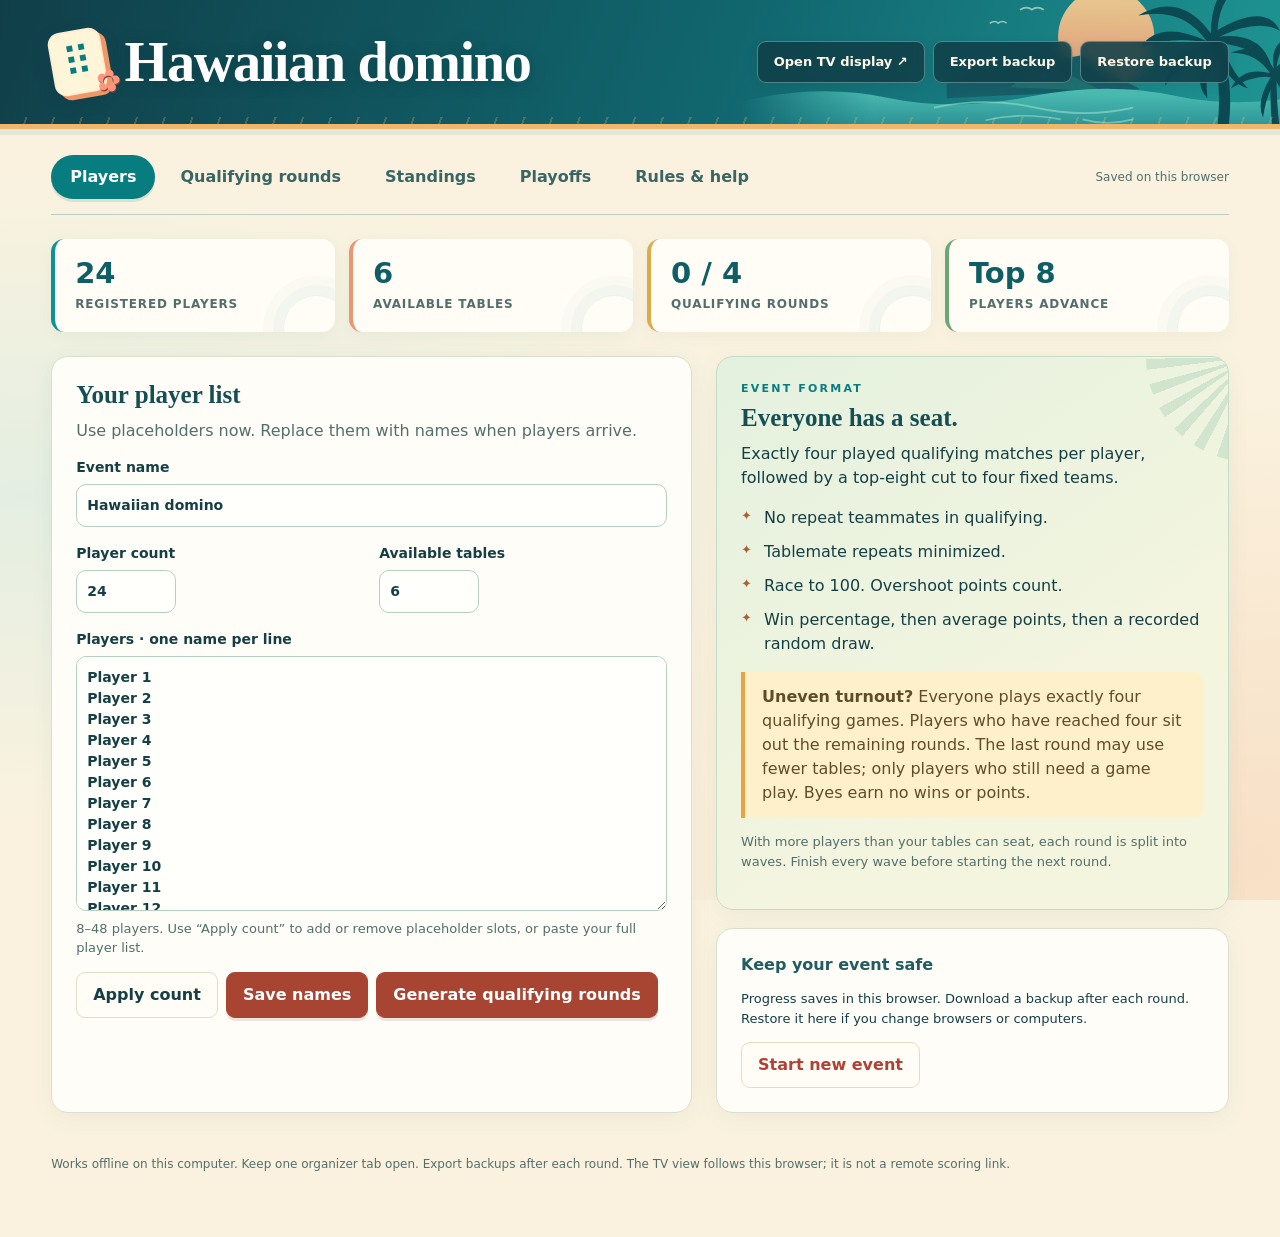
<file: index.html>
<!doctype html>
<html lang="en">
<head>
<meta charset="utf-8">
<meta name="viewport" content="width=device-width,initial-scale=1">
<title>Hawaiian domino</title>
<script>location.replace('Domino-Night.html'+location.search+location.hash);</script>
</head>
<body><p><a href="Domino-Night.html">Open Hawaiian domino</a></p></body>
</html>
</file>
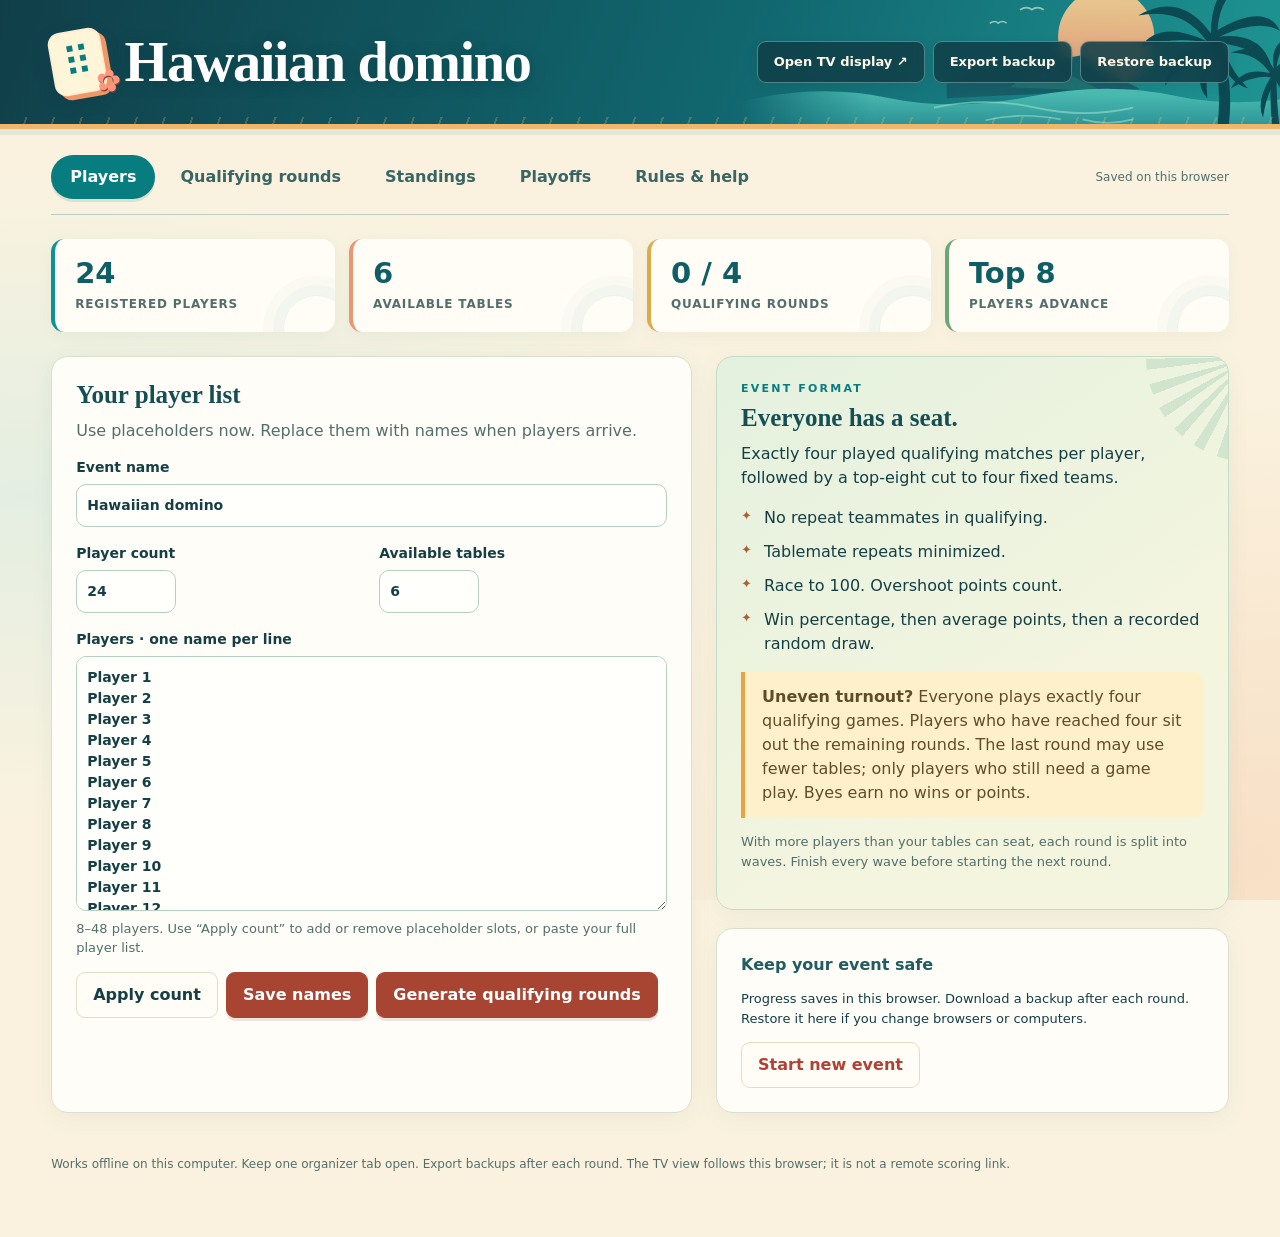
<file: Domino-Night.html>
<!doctype html>
<html lang="en"><head><meta charset="utf-8"><meta name="viewport" content="width=device-width,initial-scale=1"><title>Hawaiian domino · Tournament desk</title>
<style>
:root{--bg:#f5f3ec;--ink:#17352d;--muted:#65756d;--line:#d8dfd6;--card:#fffef9;--green:#216548;--gold:#e5bd64;--red:#a83e30}*{box-sizing:border-box}body{margin:0;background:var(--bg);color:var(--ink);font:16px/1.5 system-ui,Segoe UI,sans-serif}button,input,textarea,select{font:inherit}button{cursor:pointer;border:1px solid var(--line);border-radius:9px;padding:10px 16px;background:var(--card);color:var(--ink);font-weight:650}button:hover{border-color:var(--green);background:#eaf2e9}button:disabled{opacity:.45;cursor:not-allowed}button.primary{background:var(--green);color:white;border-color:var(--green)}button.danger{color:var(--red)}input,textarea,select{padding:10px;border:1px solid #a8b7ac;border-radius:7px;background:white;color:var(--ink)}input:focus,textarea:focus,button:focus-visible{outline:3px solid var(--gold);outline-offset:2px}input[type=number]{width:100px}label{display:block;font-size:14px;font-weight:650}label input,label textarea{display:block;margin-top:6px;width:100%}textarea{min-height:255px;resize:vertical}header{background:var(--ink);color:white;padding:24px 4vw;display:flex;align-items:center;justify-content:space-between;gap:20px}.brand{display:flex;align-items:center;gap:17px}.tile{font-size:38px;border:2px solid #e1e7db;border-radius:8px;line-height:1;padding:8px;transform:rotate(-9deg);color:var(--gold)}h1{font-family:Georgia,serif;font-size:30px;margin:0;line-height:1.15}.eyebrow{text-transform:uppercase;letter-spacing:.16em;font-size:11px;font-weight:700;color:#c2d4c6;margin:0 0 7px}header .sub{font-size:13px;color:#c2d4c6;margin:6px 0 0}.actions{display:flex;gap:8px;flex-wrap:wrap;align-items:center}header button{background:#ffffff12;color:white;border-color:#ffffff35;font-size:13px}.shell{max-width:1460px;margin:auto;padding:26px 4vw 50px}nav{display:flex;gap:6px;border-bottom:1px solid var(--line);padding-bottom:15px;margin-bottom:24px;flex-wrap:wrap}nav button{border:none;background:transparent}nav button.active{background:var(--ink);color:white}.status{font-size:12px;color:var(--muted);margin-left:auto;align-self:center}.stats{display:grid;grid-template-columns:repeat(4,1fr);gap:14px;margin-bottom:24px}.stat{border-top:3px solid var(--green);padding:14px 18px;background:var(--card);border-radius:0 0 9px 9px}.stat b{display:block;font-size:29px;line-height:1.2}.stat span{font-size:12px;color:var(--muted);text-transform:uppercase;letter-spacing:.07em}.layout{display:grid;grid-template-columns:1.25fr 1fr;gap:24px}.panel{background:var(--card);border:1px solid var(--line);padding:24px;border-radius:12px;margin-bottom:18px}h2{font:700 25px Georgia,serif;margin:0 0 10px}h3{font-size:16px;margin:0 0 12px}p{margin:8px 0 14px}.muted{color:var(--muted)}.small{font-size:13px}.notice{border-left:4px solid var(--gold);padding:13px 17px;background:#fbf2d9;border-radius:0 7px 7px 0;margin:14px 0}.fieldrow{display:flex;gap:15px;margin:16px 0}.fieldrow>*{flex:1}.grid{display:grid;grid-template-columns:repeat(3,minmax(0,1fr));gap:15px}.match{background:var(--card);border:1px solid var(--line);border-radius:12px;padding:19px}.match.done{border-top:3px solid var(--green)}.match-head{display:flex;justify-content:space-between;align-items:center;font-size:12px;text-transform:uppercase;letter-spacing:.05em;margin-bottom:16px;color:var(--muted)}.pill{border-radius:20px;padding:3px 8px;font-size:11px;background:#e9efdf;color:var(--green);font-weight:700}.team-row{display:grid;grid-template-columns:1fr 83px;gap:10px;align-items:center;margin:10px 0}.team-row input{width:83px;min-width:0;font-size:21px;text-align:center;font-weight:750}.team-row strong{font-size:16px}.match button{width:100%;margin-top:10px;padding:8px}.versus{color:var(--muted);font-size:11px;letter-spacing:.12em}.roundnav{display:flex;gap:8px;margin:0 0 18px}.roundnav button.active{background:var(--ink);color:white}.sectionbar{display:flex;gap:16px;align-items:center;justify-content:space-between;margin:22px 0 15px}.sectionbar h2{margin:0}.table-wrap{overflow:auto;border:1px solid var(--line);border-radius:10px;background:var(--card)}table{border-collapse:collapse;width:100%;font-variant-numeric:tabular-nums}th,td{padding:12px 14px;text-align:right;border-bottom:1px solid var(--line)}th{font-size:11px;text-transform:uppercase;letter-spacing:.05em;color:var(--muted);background:#eef1e8}th:nth-child(2),td:nth-child(2){text-align:left}td:nth-child(2){font-weight:650}tr.top td:first-child{color:var(--green);font-weight:800}tr.cut td{border-bottom:3px solid var(--gold)}.rank{display:inline-block;min-width:27px;text-align:center}ol,ul{padding-left:23px}.rules li{margin-bottom:10px}.foot{font-size:12px;color:var(--muted);margin-top:24px}.empty{padding:35px;text-align:center;border:1px dashed #a8b7ac;border-radius:12px}.bracket{display:grid;grid-template-columns:1fr 50px 1fr;align-items:center;gap:16px}.connector{font-size:30px;text-align:center;color:var(--green)}.champion{background:var(--ink);color:white;padding:24px;border-radius:10px;margin-top:16px}.champion .eyebrow{color:var(--gold)}#toast{position:fixed;bottom:25px;left:50%;transform:translateX(-50%);z-index:100;max-width:90vw;padding:13px 22px;background:var(--ink);color:white;border-radius:10px;box-shadow:0 5px 30px #0003}#toast:empty{display:none}dialog{border:1px solid var(--line);border-radius:15px;max-width:520px;padding:28px;background:var(--card);color:var(--ink)}dialog::backdrop{background:#10231dc9}.tv{background:#102d24;color:#f2f5e9}.tv header{background:#0a231c;padding:20px 3vw}.tv .shell{max-width:none;padding:20px 3vw}.tv .stats{margin-bottom:17px}.tv .stat,.tv .panel,.tv .match,.tv .table-wrap{background:#193c30;color:#f2f5e9;border-color:#3a5848}.tv .muted,.tv .stat span,.tv .match-head,.tv .foot{color:#b5c9b8}.tv th{background:#214333;color:#c8d9c7}.tv td{border-color:#365340;padding:9px 12px}.tv tr.top td:first-child{color:var(--gold)}.tv th{padding:9px 12px}.tv .tv-grid{display:grid;grid-template-columns:1.18fr 1fr;gap:25px}.tv .tv-board td{font-size:20px}.tv .tv-board th{font-size:11px}.tv .tv-board td:nth-child(2){font-size:21px}.tv .team-row{grid-template-columns:1fr 60px}.tv .tv-score{font-size:27px;text-align:right;color:var(--gold)}.tv .grid{grid-template-columns:repeat(2,minmax(0,1fr))}.tv .sectionbar h2{font-size:24px}.tv .match{padding:15px}.tv .match-head{margin-bottom:10px}.tv .pill{background:#34523a;color:#e5ebce}.tv .notice{background:#52451f;color:#fff0cc}.tv .roundnav button.active{background:var(--gold);color:var(--ink)}.tv-bye{margin:14px 0;font-size:14px;color:#c3d1bc}.tv .champion{border:1px solid var(--gold)}.print-only{display:none}
.tv nav{display:none}.tv .bracket{grid-template-columns:1fr 24px 1fr;gap:10px}@media(max-height:850px){.tv header{padding:12px 3vw}.tv h1{font-size:26px}.tv header .sub{display:none}.tv .shell{padding-top:10px}.tv .stat{padding:9px 14px}.tv .stat b{font-size:23px}.tv .stats{margin-bottom:8px}.tv .sectionbar{margin:10px 0}.tv .sectionbar h2{font-size:22px}.tv .tv-board td{padding:6px 10px;font-size:17px}.tv .tv-board td:nth-child(2){font-size:17px}.tv .team-row{margin:5px 0;grid-template-columns:1fr 44px}.tv .team-row strong{font-size:14px;line-height:1.3}.tv .match-head{font-size:10px;margin-bottom:7px}.tv .match{padding:12px}.tv .tv-score{font-size:22px}.tv .champion{padding:14px;margin-top:10px}.tv .champion h2{font-size:21px}.tv .champion p{margin-bottom:0}.tv .foot{margin-top:10px}}@media(max-width:1000px){.grid{grid-template-columns:repeat(2,minmax(0,1fr))}.layout{grid-template-columns:1fr}.tv .tv-grid{grid-template-columns:1fr}.tv .tv-board td{font-size:17px}}@media(max-width:600px){header{align-items:flex-start;flex-direction:column}h1{font-size:26px}.shell{padding:20px 16px}.grid,.stats{grid-template-columns:repeat(2,minmax(0,1fr))}.grid{grid-template-columns:1fr}.stat{padding:10px}.stat b{font-size:24px}.panel{padding:18px}.bracket{grid-template-columns:1fr}.connector{transform:rotate(90deg)}.fieldrow{flex-direction:column}.status{width:100%;margin:5px 0}th,td{padding:9px 7px;font-size:13px}}
@media print{@page{size:letter;margin:.5in}body{background:white;color:black;font-size:10pt}header{background:white;color:black;padding:0 0 12px;border-bottom:1px solid #aaa}header .actions,nav,.no-print,.roundnav,button,.stats,#toast,.status{display:none!important}.shell{padding:14px 0}.panel,.match,.table-wrap{border-color:#aaa;background:white;border-radius:0;padding:12px}.grid{grid-template-columns:repeat(2,1fr)}.match,.panel{break-inside:avoid}.round-print{break-before:page}.round-print:first-child{break-before:auto}.team-row input{border:0;font-size:15pt}h2{font-size:18pt}.eyebrow,header .sub{color:#333}.tile{display:none}.layout{display:block}.print-only{display:block}.foot{font-size:8pt}.notice{background:white;border-color:#999}.bracket{grid-template-columns:1fr 25px 1fr}.champion{color:black;background:white;border:1px solid #aaa}th{background:#eee}th,td{padding:7px}#main> .panel{margin:0}.rules li{margin-bottom:8px}}
/* Self-contained island palette and original vector scenery. */
:root{--bg:#faf2df;--ink:#153f45;--muted:#526f6d;--line:#dfdfc8;--card:#fffdf5;--green:#087d80;--gold:#ffc467;--red:#b24035}
body{background-color:var(--bg);background-image:radial-gradient(ellipse at 2% 55%,#cdebe580,transparent 45%),radial-gradient(ellipse at 98% 96%,#f4b88f50,transparent 40%);background-attachment:fixed}
header{position:relative;isolation:isolate;overflow:hidden;background:linear-gradient(112deg,#103f49 0%,#11676f 58%,#1e9593 100%);border-bottom:5px solid #f0b66c;box-shadow:0 6px 0 #087d8018;padding-top:30px;padding-bottom:30px}
header:after{content:"";position:absolute;bottom:0;left:0;right:0;height:7px;background:repeating-linear-gradient(110deg,transparent 0 24px,#ffcf8838 24px 26px);z-index:-1}
.island-art{position:absolute;width:540px;height:100%;right:0;top:0;z-index:-1;pointer-events:none;opacity:.9;mask-image:linear-gradient(to right,transparent,#000 25%)}
.brand{gap:20px}.brand h1{font-family:Georgia,serif;letter-spacing:-.025em;text-shadow:0 2px 15px #06323966;font-size:35px}.brand .eyebrow{color:#ffdc97;letter-spacing:.22em;font-size:10px}.brand .sub{color:#d5f2e7}
.tile{position:relative;color:#087d80;border-color:#ffecd1;background:#fff5d9;box-shadow:5px 5px 0 #ef9767,0 6px 18px #092c4330;font-size:40px;padding:10px;border-radius:12px;transform:rotate(-10deg)}
.tile:after{content:"✿";position:absolute;right:-15px;bottom:-9px;color:#ff977f;font-size:30px;text-shadow:1px 1px #873c38;transform:rotate(18deg)}
header button{background:#103f49df;border-color:#b4e4dd66;box-shadow:0 3px 12px #052b3a14;color:#fff7e8;backdrop-filter:blur(6px)}header button:hover{background:#fff0cf;color:#174e55;border-color:#fff0cf}
nav{border-bottom:1px solid #bdcfc1}nav button{border-radius:25px;padding:10px 19px;color:#3a6565}nav button.active{background:#087d80;box-shadow:0 3px 0 #07666a20}nav button:hover{background:#d9eee3}
button{transition:background .15s,border-color .15s,box-shadow .15s}button.primary{background:#a84532;border-color:#a84532;box-shadow:0 3px 0 #83342520}button.primary:hover{background:#883524;border-color:#883524}button:hover{background:#e4f3e9;border-color:#128488}button:focus-visible,input:focus,textarea:focus{outline-color:#f4ad50}
.panel,.match,.table-wrap{background:#fffdf7;border-color:#d9e1cd;box-shadow:0 5px 22px #376d6310;border-radius:17px}.panel h2,.sectionbar h2{color:#164e55}.panel h3{color:#205c60}
.stat{position:relative;overflow:hidden;border-top:0;border-left:4px solid #0f9295;border-radius:13px;background:#fffdf6;box-shadow:0 4px 16px #2967640d;padding:17px 20px}.stat:after{content:"";position:absolute;width:65px;height:65px;border:1px solid #157e7814;border-radius:50%;right:-15px;bottom:-30px;box-shadow:0 0 0 10px #157e7808,0 0 0 20px #157e7805}.stat:nth-child(2){border-left-color:#ec9670}.stat:nth-child(3){border-left-color:#dcac48}.stat:nth-child(4){border-left-color:#6ba677}.stat b{color:#105e65}.stat span{color:#526f6d;font-weight:650}
input,textarea,select{border-color:#b6cfc1;background:#fffffc;border-radius:10px}input:disabled{background:#f1f3e9}.notice{background:#fff0cc;border-left-color:#e8a345;color:#604d27;border-radius:0 12px 12px 0}.notice button{background:#fffaf0}
.layout aside .panel:first-child{position:relative;overflow:hidden;background:linear-gradient(145deg,#e4f1df 0%,#f4f5df 70%);border-color:#c5dcc8}.layout aside .panel:first-child:after{content:"";position:absolute;right:-23px;top:0;width:105px;height:105px;background:repeating-conic-gradient(from 25deg at 100% 0%,#3e967329 0deg 6deg,transparent 6deg 14deg);border-bottom-left-radius:100%;pointer-events:none}.layout aside .panel:first-child .eyebrow{letter-spacing:.2em}.layout aside .panel:first-child ul{list-style:none;padding:0}.layout aside .panel:first-child li{position:relative;padding-left:23px;margin:10px 0}.layout aside .panel:first-child li:before{content:"✦";position:absolute;left:0;color:#a96132;font-size:13px}
th{background:#e2efe3;color:#39615f}td{border-color:#e4e7d7}tbody tr:nth-child(even){background:#f5f7ec}tr.top .rank{background:#d6ece0;border-radius:50%;padding:2px 4px;color:#12696d}tr.cut td{border-bottom-color:#dc9862}.pill{background:#e2eed8;color:#396640}.match.done{border-top:3px solid #22a4a0}.roundnav button.active{background:#087d80}.team-row input{color:#135f66;background:#f5faf4}.versus{color:#8c755b}.champion{background:linear-gradient(120deg,#105762,#0d7778);border:1px solid #f3be72;box-shadow:0 4px 20px #176f6620}.champion h2{color:#fff4d9}.champion .muted{color:#d4f1e5}
dialog{background:#fff9eb;box-shadow:0 15px 70px #07373e66}dialog::backdrop{background:#09383fcc}#toast{background:#104e57;border:1px solid #8fc6bb}.empty{background:#e7f0df66;border-color:#8ebcb2}
.tv{--ink:#f3f7e8;--muted:#b9dbd4;--gold:#ffca7d;background:radial-gradient(ellipse at 85% 0%,#116f7240,transparent 55%),linear-gradient(145deg,#092b3e,#073e48 62%,#095251);color:#f6f8e8}
.tv header{background:linear-gradient(105deg,#092d42,#0c5864 65%,#177c81);border-bottom:3px solid #e9a96a;box-shadow:none}.tv .island-art{width:490px;opacity:.8}.tv .brand h1{color:#fff1cd}.tv .tile{font-size:34px;padding:8px}.tv .tile:after{font-size:25px;right:-12px;bottom:-7px}
.tv .stat,.tv .panel,.tv .match,.tv .table-wrap{background:#104958;color:#f6f5df;border-color:#38727a;box-shadow:0 6px 20px #031e2b19}.tv .stat{border-left-color:#49c4bd}.tv .stat:nth-child(2){border-left-color:#ffab80}.tv .stat:nth-child(3){border-left-color:#ffce76}.tv .stat:nth-child(4){border-left-color:#97c88b}.tv .stat b{color:#fff2d2}.tv .stat span,.tv .muted,.tv .match-head,.tv .foot,.tv-bye{color:#b9dbd4}.tv .sectionbar h2,.tv .panel h2,.tv .panel h3{color:#ffebc3}.tv .panel{background:linear-gradient(145deg,#155568,#104953)}
.tv th{background:#126275;color:#d5efe3}.tv td{border-color:#2b6570}.tv tbody tr:nth-child(even){background:#0d424f}.tv tr.top .rank{background:#f3bd6a;color:#123e49}.tv tr.cut td{border-bottom-color:#f4bd78}.tv .tv-score{color:#ffca7d}.tv .pill{background:#2a6965;color:#e1f5c9}.tv .versus{color:#a4cfcd}.tv .match.done{border-top-color:#42bdb7}.tv .champion{background:linear-gradient(110deg,#1d6973,#18505f);border-color:#efb967}.tv .champion h2{color:#fff0c9}.tv .connector{color:#6dd6c9}.tv .notice{background:#65512b;color:#fff1ca}.tv .empty{background:#104451;border-color:#619393}.tv .empty h2,.tv .empty h3{color:#ffe4b2}
@media(max-height:850px){.tv header{padding-top:11px;padding-bottom:11px}.tv .brand h1{font-size:26px}.tv .tile{font-size:28px;padding:7px}.tv .stat{padding:8px 14px}}
@media(max-width:600px){.brand h1{font-size:28px}.island-art{width:100%;opacity:.5}header{padding-top:23px;padding-bottom:23px}.brand .eyebrow{letter-spacing:.12em}.tile{font-size:30px;padding:8px}.stat{padding:12px}.tv .island-art{width:100%}}
@media(prefers-reduced-motion:reduce){button{transition:none}}
.brand{flex:1;min-width:0}.brand>div:last-child{min-width:0}.brand h1,.tv .brand h1{font-size:clamp(36px,4.4vw,64px);line-height:1.08;overflow-wrap:break-word}header>.actions{flex-shrink:0}
@media(max-width:600px){.brand h1,.tv .brand h1{font-size:36px}.brand{gap:16px}}
@media print{.brand h1,.tv .brand h1{font-size:28px}}
@media print{.island-art,header:after,.tile:after,.stat:after,.layout aside .panel:first-child:after{display:none!important}body,header,.panel,.match,.champion,.layout aside .panel:first-child{background:white!important;box-shadow:none!important;color:black!important}h1,h2,h3,.panel h2,.panel h3{color:black!important;text-shadow:none!important}.brand .eyebrow,.brand .sub{color:#333!important}.notice{background:white!important;color:black!important}tbody tr:nth-child(even){background:white!important}}

.roundnav{flex-wrap:wrap}

</style></head><body><header><svg class="island-art" viewBox="0 0 640 220" preserveAspectRatio="xMaxYMid slice" aria-hidden="true" xmlns="http://www.w3.org/2000/svg">
 <defs>
  <linearGradient id="sunset" x2="0" y2="1"><stop stop-color="#ffd592"/><stop offset="1" stop-color="#f39775"/></linearGradient>
  <linearGradient id="lagoon" x2="0" y2="1"><stop stop-color="#54c7ba"/><stop offset="1" stop-color="#126d7d"/></linearGradient>
 </defs>
 <circle cx="434" cy="80" r="57" fill="url(#sunset)"/>
 <path d="M245 136 282 116 312 122 342 108 365 91 389 105 405 102 444 127 474 142 245 153Z" fill="#175b66"/>
 <path d="M320 140 356 113 367 97 374 126 396 128 429 144Z" fill="#216f70"/>
 <path d="M0 157Q92 135 173 152T344 151T515 150T690 146V220H0Z" fill="url(#lagoon)"/>
 <g fill="none" stroke="#b0f1d8" stroke-width="2" opacity=".55"><path d="M230 164q61-13 120 0t116 0"/><path d="M291 179q42-10 89-1m26 0q29 8 60 0"/><path d="M177 197q55-12 121-2m30 0q48 10 96-1"/></g>
 <path d="M475 220q63-43 165-34v34Z" fill="#d9b678"/>
 <g fill="#0a424d">
  <path d="M562 211q14-70-6-135l8-3q27 64 11 138Z"/>
  <path d="M560 79q-37-54-88-24 52-11 81 30-56-26-79 8 44-15 79-5-50 13-49 50 20-29 53-43-22 39-3 58-4-38 10-61 13 44 38 49-24-25-30-53 38 5 58 28-11-42-62-36 46-22 72-7-17-34-74-1 2-37 29-55-37 1-37 62Z"/>
  <path d="M635 214q-10-56-4-96l5-2q-1 56 8 98Z"/>
  <path d="M633 119q-18-35-51-20 30 0 46 24-33-8-46 18 27-16 47-13-18 29-9 48 3-26 15-44 14 27 34 28-18-14-24-33 31 4 44 16-12-28-49-23 24-19 43-13-22-17-47 9 2-23 20-38-30 9-23 41Z"/>
 </g>
 <g fill="none" stroke="#e2f2d4" stroke-width="2" opacity=".7"><path d="M332 48q8-5 14 0 6-5 14 0"/><path d="M296 64q6-4 10 0 5-4 10 0"/></g>
</svg>
<div class="brand"><div class="tile" aria-hidden="true">⠿</div><div><h1 id="eventTitle">Hawaiian domino</h1></div></div><div class="actions" id="headerActions"></div></header><div class="shell"><nav id="nav"></nav><main id="main"></main><p class="foot" id="footer"></p></div><div id="toast" role="status" aria-live="polite"></div><dialog id="confirmDialog"><h2 id="dialogTitle"></h2><p id="dialogBody"></p><div class="actions"><button id="dialogCancel">Cancel</button><button id="dialogOK" class="primary">Continue</button></div></dialog>
<script>/* Tournament calculations shared by the standalone app and its checks. */
(function(root){
'use strict';
const randomInt = n => { const a=new Uint32Array(1); const limit=4294967296-(4294967296%n); do{crypto.getRandomValues(a);}while(a[0]>=limit); return a[0]%n; };
function shuffle(a){ a=a.slice(); for(let i=a.length-1;i>0;i--){const j=randomInt(i+1);[a[i],a[j]]=[a[j],a[i]];}return a; }
const key=(a,b)=>a<b?`${a}:${b}`:`${b}:${a}`;
const MIN_MATCHES=4;
function requiredRounds(n){return Math.ceil(MIN_MATCHES*n/(4*Math.floor(n/4)));}
function scheduledCounts(s){const counts=Array(s.players.length).fill(0);for(const r of s.rounds)for(const m of r.matches)for(const i of m.teams.flat())counts[i]++;return counts;}
function needsExtension(s){return s.rounds.length>0&&scheduledCounts(s).some(n=>n!==MIN_MATCHES);}
// Havel-Hakimi assigns the largest remaining player needs to each round.
// Check bipartite degree feasibility before choosing participants.
function roundSizes(need,n){
 const total=need.reduce((a,b)=>a+b,0),matches=total/4,capacity=Math.floor(n/4);
 if(!total)return [];
 if(total%4||Math.max(...need)>matches)throw Error('The recorded results cannot be completed to exactly four games each. Export a backup and start a new event; no results have been changed.');
 const feasible=sizes=>{const degrees=need.slice().sort((a,b)=>b-a);let sum=0;return degrees.every((d,i)=>{sum+=d;return sum<=sizes.reduce((v,c)=>v+Math.min(i+1,c),0);});};
 const packed=Array(Math.floor(matches/capacity)).fill(capacity*4);if(matches%capacity)packed.push(matches%capacity*4);
 if(feasible(packed))return packed;
 for(let r=Math.max(Math.max(...need),Math.ceil(matches/capacity));r<=matches;r++){
   const sizes=Array.from({length:r},(_,i)=>4*(Math.floor(matches/r)+(i<matches%r?1:0)));
   if(feasible(sizes))return sizes;
 }
 throw Error('Unable to arrange the remaining games. No results have been changed.');
}
function schedule(n,tables=6,existing=[]){
 let lastError;
 for(let attempt=0;attempt<60;attempt++){
   try{return scheduleAttempt(n,tables,existing);}catch(e){if(!e.retryRotation)throw e;lastError=e;}
 }
 throw lastError;
}
function scheduleAttempt(n,tables=6,existing=[]){
 if(!Number.isInteger(n)||n<8||n>48)throw Error('Use 8 to 48 players.');
 if(!Number.isInteger(tables)||tables<1||tables>12)throw Error('Use 1 to 12 tables.');
 const rounds=JSON.parse(JSON.stringify(existing)), met={}, partnered={}, played=Array(n).fill(0);
 for(const round of rounds){for(const m of round.matches){const g=m.teams.flat();g.forEach(i=>played[i]++);for(let j=0;j<4;j++)for(let k=j+1;k<4;k++)met[key(g[j],g[k])]=(met[key(g[j],g[k])]||0)+1;for(const team of m.teams)partnered[key(...team)]=1;}}
 function bestPair(g){
   const patterns=[[g[0],g[1],g[2],g[3]],[g[0],g[2],g[1],g[3]],[g[0],g[3],g[1],g[2]]];
   return patterns.map(p=>({p,c:(partnered[key(p[0],p[1])]||0)+(partnered[key(p[2],p[3])]||0)})).sort((a,b)=>a.c-b.c)[0];
 }
 function cost(a){let c=0; for(let i=0;i<a.length;i+=4){const g=a.slice(i,i+4);c+=bestPair(g).c*10000;for(let j=0;j<4;j++)for(let k=j+1;k<4;k++)c+=(met[key(g[j],g[k])]||0)**2;}return c;}
 const need=played.map(v=>MIN_MATCHES-v);
 if(need.some(v=>v<0))throw Error('Some players already have more than four recorded games. Their results are kept. Export a backup and start a new event to use equal four-game qualifying.');
 const sizes=roundSizes(need,n);
 for(const size of sizes){
   const pool=shuffle(Array.from({length:n},(_,i)=>i)).sort((a,b)=>need[b]-need[a]);
   const active=pool.slice(0,size),byes=pool.slice(size);
   if(active.some(i=>need[i]<=0))throw Error('Unable to assign equal games. No results have been changed.');
   active.forEach(i=>need[i]--);
   let best=shuffle(active), bestCost=cost(best), a=best.slice(), c=bestCost;
   for(let step=0;step<7000 && bestCost>0 && best.length>4;step++){
     const i=randomInt(a.length),j=randomInt(a.length);[a[i],a[j]]=[a[j],a[i]];
     const next=cost(a),temp=Math.max(.08,2*(1-step/7000));
     if(next<=c || Math.random()<Math.exp((c-next)/temp)){c=next;if(c<bestCost){best=a.slice();bestCost=c;}}
     else [a[i],a[j]]=[a[j],a[i]];
   }
   if(bestCost>=10000){const error=Error('Could not find a rotation without repeat partners. Please try again. Your saved event is unchanged.');error.retryRotation=true;throw error;}
   const matches=[];
   for(let i=0;i<best.length;i+=4){const g=bestPair(best.slice(i,i+4)).p;
     for(let j=0;j<4;j++)for(let k=j+1;k<4;k++)met[key(g[j],g[k])]=(met[key(g[j],g[k])]||0)+1;
     for(const [a,b] of [[g[0],g[1]],[g[2],g[3]]])partnered[key(a,b)]=1;
     const m=i/4;matches.push({teams:[g.slice(0,2),g.slice(2)],score:null,table:m%tables+1,wave:Math.floor(m/tables)+1});
   }
   rounds.push({byes,matches});
 }
 return rounds;
}
// Keep scored matches in their original round/table slots; rebuild only unplayed games.
function rebalance(state){
 const n=state.players.length;
 const kept=state.rounds.map(r=>{const matches=r.matches.filter(m=>m.score),active=new Set(matches.flatMap(m=>m.teams.flat()));return {matches,byes:Array.from({length:n},(_,i)=>i).filter(i=>!active.has(i))};}).filter(r=>r.matches.length);
 return schedule(n,state.tables,kept);
}
function validScore(a,b){return Number.isSafeInteger(a)&&Number.isSafeInteger(b)&&a>=0&&b>=0&&Math.max(a,b)>=100&&Math.min(a,b)<100&&Math.max(a,b)<=1000000;}
function compare(a,b){return b.wins*a.played-a.wins*b.played || b.points*a.played-a.points*b.played;}
function standings(state){
 const rows=state.players.map((name,id)=>({id,name,wins:0,points:0,played:0,byes:0}));
 for(const round of state.rounds){round.byes.forEach(i=>rows[i].byes++);for(const m of round.matches){if(!m.score)continue;m.teams.forEach((team,t)=>team.forEach(i=>{rows[i].played++;rows[i].points+=m.score[t];if(m.score[t]>m.score[1-t])rows[i].wins++;}));}}
 const order=state.playoffs?.seeds||[];
 return rows.sort((a,b)=>{
   if(!a.played||!b.played)return b.played-a.played||a.id-b.id;
   return compare(a,b)||(order.length?order.indexOf(a.id)-order.indexOf(b.id):a.id-b.id);
 });
}
const complete=s=>s.rounds.length>0&&s.rounds.every(r=>r.matches.every(m=>m.score))&&standings(s).every(p=>p.played===MIN_MATCHES);
function createPlayoffs(state){
 if(!complete(state))throw Error('Finish all qualifying matches; every player must play exactly four before playoffs.');
 const rows=standings({...state,playoffs:null}),seeds=[],draws=[];
 for(let i=0;i<rows.length;){let j=i+1;while(j<rows.length&&compare(rows[i],rows[j])===0)j++;
   const group=rows.slice(i,j).map(p=>p.id),order=group.length>1?shuffle(group):group;
   if(group.length>1)draws.push({firstRank:i+1,order});seeds.push(...order);i=j;
 }
 const pair=(a,b)=>[seeds[a-1],seeds[b-1]];
 return {seeds,draws,created:new Date().toISOString(),semis:[{teams:[pair(1,8),pair(4,5)],score:null},{teams:[pair(2,7),pair(3,6)],score:null}],final:null};
}
function syncFinal(p){if(p.semis.every(m=>m.score))p.final={teams:p.semis.map(m=>m.teams[m.score[0]>m.score[1]?0:1]),score:null};else p.final=null;}
function validate(s){
 if(!s||![1,2,3].includes(s.version)||!Array.isArray(s.players)||s.players.length<8||s.players.length>48||s.players.some(n=>typeof n!=='string'||!n.trim()||n.length>70)||new Set(s.players.map(n=>n.trim().toLowerCase())).size!==s.players.length)throw Error('Invalid player list in backup.');
 if(typeof s.title!=='string'||s.title.length>100||!Number.isInteger(s.tables)||s.tables<1||s.tables>12||!Array.isArray(s.rounds)||(s.version<3?![0,s.version===1?3:requiredRounds(s.players.length)].includes(s.rounds.length):s.rounds.length>s.players.length))throw Error('Invalid event settings.');
 const n=s.players.length,partner=new Set(),byeCount=Array(n).fill(0);
 function match(m){if(!m||!Array.isArray(m.teams)||m.teams.length!==2||m.teams.some(t=>!Array.isArray(t)||t.length!==2)||new Set(m.teams.flat()).size!==4||m.teams.flat().some(i=>!Number.isInteger(i)||i<0||i>=n)||!(m.score===null||(Array.isArray(m.score)&&m.score.length===2&&validScore(...m.score))))throw Error('Invalid match in backup.');}
 for(const r of s.rounds){if(!Array.isArray(r.byes)||!Array.isArray(r.matches)||(s.version<3&&(r.byes.length!==n%4||r.matches.length!==Math.floor(n/4)))||r.matches.length<1||r.matches.length>Math.floor(n/4))throw Error('Invalid round in backup.');const seen=r.byes.slice();
   r.byes.forEach(i=>{if(!Number.isInteger(i)||i<0||i>=n)throw Error('Invalid bye.');byeCount[i]++;});
   for(const m of r.matches){match(m);if(!Number.isInteger(m.table)||m.table<1||m.table>s.tables||!Number.isInteger(m.wave)||m.wave<1)throw Error('Invalid table.');seen.push(...m.teams.flat());for(const t of m.teams){const k=key(...t);if(partner.has(k))throw Error('Repeated partner in backup.');partner.add(k);}}
   if(seen.length!==n||new Set(seen).size!==n)throw Error('Players missing or duplicated in a round.');
 }
 if(s.version<3&&Math.max(...byeCount)-Math.min(...byeCount)>1)throw Error('Unbalanced byes.');
 if(s.version===2&&s.rounds.length&&scheduledCounts(s).some(v=>v<MIN_MATCHES))throw Error('The schedule does not give every player four matches.');
 if(s.version===3&&needsExtension(s))throw Error('The schedule must give every player exactly four matches.');
 const legacyComplete=s.version<3&&s.rounds.length>0&&s.rounds.every(r=>r.matches.every(m=>m.score));
 if(s.playoffs){const p=s.playoffs;if(!(complete(s)||legacyComplete)||!Array.isArray(p.seeds)||p.seeds.length!==n||new Set(p.seeds).size!==n||p.seeds.some(i=>!Number.isInteger(i)||i<0||i>=n)||!Array.isArray(p.draws)||!Array.isArray(p.semis)||p.semis.length!==2)throw Error('Invalid playoffs.');
   const rows=standings({...s,playoffs:null}),byId=Object.fromEntries(rows.map(r=>[r.id,r]));for(let i=1;i<n;i++)if(compare(byId[p.seeds[i-1]],byId[p.seeds[i]])>0)throw Error('Invalid seeding order.');
   const expected=[[[p.seeds[0],p.seeds[7]],[p.seeds[3],p.seeds[4]]],[[p.seeds[1],p.seeds[6]],[p.seeds[2],p.seeds[5]]]];
   p.semis.forEach((m,i)=>{match(m);if(JSON.stringify(m.teams)!==JSON.stringify(expected[i]))throw Error('Invalid semifinal teams.');});
   p.draws.forEach(d=>{if(!Number.isInteger(d.firstRank)||!Array.isArray(d.order)||d.order.length<2||JSON.stringify(p.seeds.slice(d.firstRank-1,d.firstRank-1+d.order.length))!==JSON.stringify(d.order))throw Error('Invalid draw record.');});
   if(p.final){match(p.final);if(!p.semis.every(m=>m.score)||JSON.stringify(p.final.teams)!==JSON.stringify(p.semis.map(m=>m.teams[m.score[0]>m.score[1]?0:1])))throw Error('Invalid final teams.');}
   else if(p.semis.every(m=>m.score))throw Error('Missing final.');
 }
 return s;
}
const api={MIN_MATCHES,requiredRounds,scheduledCounts,needsExtension,shuffle,schedule,rebalance,validScore,compare,standings,complete,createPlayoffs,syncFinal,validate};
if(typeof module!=='undefined')module.exports=api;else root.Domino=api;
})(typeof window!=='undefined'?window:globalThis);
</script><script>'use strict';
const D=Domino,KEY='domino-tournament-v1',isTV=new URLSearchParams(location.search).has('tv');
let state={version:3,title:'Hawaiian domino',players:Array.from({length:24},(_,i)=>`Player ${i+1}`),tables:6,rounds:[],playoffs:null,updated:null},view='registration',roundIndex=0,tvPage=0,tvMode='auto',saveOK=true,loadError=false;
const tvPageSize=()=>window.innerHeight<850?8:12;
const $=id=>document.getElementById(id),esc=s=>String(s).replace(/[&<>"']/g,c=>({'&':'&amp;','<':'&lt;','>':'&gt;','"':'&quot;',"'":'&#39;'}[c]));
try{const saved=localStorage.getItem(KEY);if(saved){state=D.validate(JSON.parse(saved));view=state.rounds.length?'rounds':'registration';}}catch(e){saveOK=false;loadError=true;}
let channel;try{channel=new BroadcastChannel(KEY);}catch{}
function tell(t){$('toast').textContent=t;clearTimeout(tell.timer);tell.timer=setTimeout(()=>$('toast').textContent='',6500);}
function ask(title,message,label='Continue'){return new Promise(resolve=>{$('dialogTitle').textContent=title;$('dialogBody').textContent=message;$('dialogOK').textContent=label;$('confirmDialog').showModal();const finish=v=>{$('confirmDialog').close();resolve(v);};$('dialogOK').onclick=()=>finish(true);$('dialogCancel').onclick=()=>finish(false);$('confirmDialog').oncancel=e=>{e.preventDefault();finish(false);};});}
function save(){if(loadError){tell('Restore a valid backup or explicitly start a new event before editing.');return false;}state.updated=new Date().toISOString();try{localStorage.setItem(KEY,JSON.stringify(state));saveOK=true;}catch{saveOK=false;tell('Browser storage is unavailable. Export a backup now and after each round.');}channel?.postMessage(state);return true;}
function receive(s){if(!isTV)return;try{state=D.validate(s);render();}catch{}}
if(channel)channel.onmessage=e=>receive(e.data);
window.addEventListener('storage',e=>{if(e.key===KEY&&e.newValue)try{receive(JSON.parse(e.newValue));}catch{}});
function download(name,data,type){const url=URL.createObjectURL(new Blob([data],{type})),a=document.createElement('a');a.href=url;a.download=name;a.click();setTimeout(()=>URL.revokeObjectURL(url),5000);}
function backup(){download('domino-night-backup-'+new Date().toISOString().replace(/[:.]/g,'-')+'.json',JSON.stringify(state,null,2),'application/json');tell('Backup downloaded. Keep it with your event files.');}
function exportCSV(){let rows=[['Rank','Player','Played','Wins','Win %','Points','Average points','Scheduled byes']];D.standings(state).forEach((p,i)=>rows.push([rankAt(D.standings(state),i),p.name,p.played,p.wins,p.played?(p.wins/p.played*100).toFixed(2):'',p.points,p.played?(p.points/p.played).toFixed(2):'',p.byes]));const safe=x=>'"'+String(x).replace(/^[=+@-]/,"'$&").replaceAll('"','""')+'"';download('domino-night-standings.csv',rows.map(r=>r.map(safe).join(',')).join('\r\n'),'text/csv;charset=utf-8');}
function team(t){return t.map(i=>esc(state.players[i])).join(' <span class="muted">&amp;</span> ');}
function rankAt(rows,i){if(state.playoffs)return i+1;let j=i;while(j>0&&rows[j].played&&rows[j-1].played&&D.compare(rows[j-1],rows[j])===0)j--;return rows[i].played?j+1:'-';}
function nextRound(){const i=state.rounds.findIndex(r=>r.matches.some(m=>!m.score));return i<0?Math.max(0,state.rounds.length-1):i;}
function stats(){const done=state.rounds.filter(r=>r.matches.length>0&&r.matches.every(m=>m.score)).length;return `<div class="stats"><div class="stat"><b>${state.players.length}</b><span>Registered players</span></div><div class="stat"><b>${state.tables}</b><span>Available tables</span></div><div class="stat"><b>${done} / ${state.rounds.length||D.requiredRounds(state.players.length)}</b><span>Qualifying rounds</span></div><div class="stat"><b>${state.playoffs?'4 teams':'Top 8'}</b><span>${state.playoffs?'Playoff bracket':'Players advance'}</span></div></div>`;}
function render(){
 document.body.classList.toggle('tv',isTV);$('eventTitle').textContent=state.title;
 $('headerActions').innerHTML=isTV?'<button id="fullscreen">Full screen</button><button id="tvToggle">Switch view</button>':'<button id="tvOpen">Open TV display ↗</button><button id="export">Export backup</button><button id="import">Restore backup</button><input id="file" type="file" accept=".json,application/json" hidden>';
 $('nav').innerHTML=isTV?'':[['registration','Players'],['rounds','Qualifying rounds'],['standings','Standings'],['playoffs','Playoffs'],['rules','Rules & help']].map(([id,name])=>`<button data-view="${id}" class="${view===id?'active':''}">${name}</button>`).join('')+`<span class="status">${saveOK?'Saved on this browser':'Storage needs attention'}${state.updated?' · '+new Date(state.updated).toLocaleTimeString([], {hour:'2-digit',minute:'2-digit'}):''}</span>`;
 $('footer').textContent=isTV?'Live display · Updates from the organizer tab on this computer · '+(state.updated?'Last saved '+new Date(state.updated).toLocaleTimeString():'Waiting for registration'):'Works offline on this computer. Keep one organizer tab open. Export backups after each round. The TV view follows this browser; it is not a remote scoring link.';
 if(isTV){renderTV();$('fullscreen').onclick=()=>{if(!document.fullscreenElement)document.documentElement.requestFullscreen?.().catch(()=>tell('Use your browser’s full-screen command.'));else document.exitFullscreen?.();};$('tvToggle').onclick=()=>{tvMode=tvMode==='auto'?'standings':'auto';renderTV();};return;}
 $('main').innerHTML=loadError?'<div class="notice"><b>The saved event could not be loaded.</b> Your stored data has not been overwritten. Restore a backup, or start a new event below.</div><button id="recoverNew" class="danger">Start a new event</button>':stats()+extensionNotice()+({registration:registration,rounds:roundsView,standings:standingsView,playoffs:playoffsView,rules:rulesView}[view]());
 document.querySelectorAll('[data-view]').forEach(b=>b.onclick=()=>{view=b.dataset.view;render();});
 $('tvOpen').onclick=()=>{const url=new URL(location.href);url.searchParams.set('tv','1');const popup=window.open(url.href,'domino-tv');if(!popup)tell('Allow this browser’s popup to open the TV display, or open this address in a new tab with ?tv=1 added.');};$('export').onclick=backup;$('import').onclick=()=>$('file').click();$('file').onchange=restore;
 if(loadError){$('recoverNew').onclick=async()=>{if(await ask('Start a new event?','The unreadable saved event will be replaced. Restore a backup instead if you need those results.','Replace saved event')){loadError=false;save();render();}};return;}
 bind();
}
function registration(){return `<div class="layout"><section class="panel"><h2>Your player list</h2><p class="muted">Use placeholders now. Replace them with names when players arrive.</p><label>Event name<input id="titleInput" maxlength="100" value="${esc(state.title)}"></label><div class="fieldrow"><label>Player count<input id="countInput" type="number" min="8" max="48" value="${state.players.length}" ${state.rounds.length?'disabled':''}></label><label>Available tables<input id="tablesInput" type="number" min="1" max="12" value="${state.tables}" ${state.rounds.length?'disabled':''}></label></div><label>Players · one name per line<textarea id="namesInput" spellcheck="false">${state.players.map(esc).join('\n')}</textarea></label><p class="small muted">${state.rounds.length?'Schedule locked: rename a player on their existing line. To change the field, start a new event.':'8–48 players. Use “Apply count” to add or remove placeholder slots, or paste your full player list.'}</p><div class="actions">${state.rounds.length?'':'<button id="applyCount">Apply count</button>'}<button id="savePlayers" class="primary">Save names</button>${state.rounds.length?'':'<button id="generate" class="primary">Generate qualifying rounds</button>'}</div></section><aside><section class="panel"><p class="eyebrow" style="color:var(--green)">EVENT FORMAT</p><h2>Everyone has a seat.</h2><p>Exactly four played qualifying matches per player, followed by a top-eight cut to four fixed teams.</p><ul><li>No repeat teammates in qualifying.</li><li>Tablemate repeats minimized.</li><li>Race to 100. Overshoot points count.</li><li>Win percentage, then average points, then a recorded random draw.</li></ul><div class="notice"><b>Uneven turnout?</b> Everyone plays exactly four qualifying games. Players who have reached four sit out the remaining rounds. The last round may use fewer tables; only players who still need a game play. Byes earn no wins or points.</div><p class="small muted">With more players than your tables can seat, each round is split into waves. Finish every wave before starting the next round.</p></section><section class="panel"><h3>Keep your event safe</h3><p class="small">Progress saves in this browser. Download a backup after each round. Restore it here if you change browsers or computers.</p><button id="newEvent" class="danger">Start new event</button></section></aside></div>`;}
function scoreCard(m,id,title,locked=false,tv=false){if(id.startsWith('q-')&&!m.score&&D.needsExtension(state))locked=true;return `<article class="match ${m.score?'done':''}"><div class="match-head"><b>${title}</b><span class="pill">${m.score?'Complete':locked?'Upcoming':'Ready'}</span></div>${m.teams.map((t,i)=>`<div class="team-row"><strong>${team(t)}</strong>${tv?`<b class="tv-score">${m.score?.[i]??'–'}</b>`:`<input aria-label="${title} team ${i+1} score" id="${id}-${i}" type="number" inputmode="numeric" min="0" max="1000000" step="1" value="${m.score?.[i]??''}" ${locked?'disabled':''}>`}</div>${i===0?'<div class="versus">VERSUS</div>':''}`).join('')}${tv?'':`<button data-score="${id}" ${locked?'disabled':''}>${m.score?'Update result':'Save result'}</button>`}</article>`;}
function roundsView(){if(!state.rounds.length)return '<div class="empty"><h2>Ready when you are</h2><p>Save your players and generate the qualifying schedule first. Everyone will play exactly four matches.</p><button data-go="registration">Go to players</button></div>';return `<div class="sectionbar"><h2>Qualifying rounds</h2><button id="printSchedule">Print all rounds</button></div><div class="roundnav">${state.rounds.map((r,i)=>`<button class="${roundIndex===i?'active':''}" data-round="${i}">Round ${i+1} · ${r.matches.filter(m=>m.score).length}/${r.matches.length}</button>`).join('')}</div>${roundBlock(roundIndex)}<p class="small muted">Enter each team’s final match score. One team must have 100 or more; the other must be below 100. Both teammates receive their team’s full points.</p>${D.complete(state)?'<div class="notice">Qualifying is complete. Review the standings before creating the playoff teams. <button data-go="standings">View standings</button></div>':''}`;}
function roundBlock(i,print=false){const r=state.rounds[i],locked=i>0&&!state.rounds[i-1].matches.every(m=>m.score);let html=print?`<h2>Round ${i+1}</h2>`:'';if(r.byes.length)html+=`<div class="notice"><b>Not playing in round ${i+1}:</b> ${r.byes.map(p=>esc(state.players[p])).join(', ')}. No win, loss, or points recorded.</div>`;if(locked&&!print)html+='<p class="muted">Finish the previous round before entering these scores.</p>';for(let w=1;w<=Math.max(...r.matches.map(m=>m.wave));w++){if(r.matches.some(m=>m.wave>1))html+=`<h3>Wave ${w}</h3>`;html+=`<div class="grid">${r.matches.map((m,j)=>m.wave===w?scoreCard(m,`q-${i}-${j}`,`Table ${m.table}`,locked):'').join('')}</div>`;}return html;}
function standingsTable(tv=false){const rows=D.standings(state),start=tv?tvPage*tvPageSize():0,shown=rows.slice(start,tv?start+tvPageSize():undefined);return `<div class="table-wrap ${tv?'tv-board':''}"><table><thead><tr><th>Rank</th><th>Player</th><th>Played</th><th>Wins</th><th>Win %</th><th>Avg pts</th>${tv?'':'<th>Total pts</th>'}</tr></thead><tbody>${shown.map((p,k)=>{const i=start+k;return `<tr class="${i<8?'top ':''}${i===7?'cut':''}"><td><span class="rank">${rankAt(rows,i)}</span></td><td>${esc(p.name)}</td><td>${p.played}</td><td>${p.wins}</td><td>${p.played?(100*p.wins/p.played).toFixed(1)+'%':'–'}</td><td>${p.played?(p.points/p.played).toFixed(2):'–'}</td>${tv?'':`<td>${p.points}</td>`}</tr>`;}).join('')}</tbody></table></div>`;}
function standingsView(){return `<div class="sectionbar"><h2>${state.playoffs?'Final qualifying standings':'Qualifying standings'}</h2><div class="actions"><button id="csv">Export standings</button><button id="print">Print</button></div></div><p class="muted">Win percentage → average points → random draw. ${state.playoffs?'Draw results are locked and recorded.':'Standings are provisional; equal records share a rank until the final draw.'} Full precision is used when comparing averages.</p>${standingsTable()}${D.complete(state)&&!state.playoffs?'<div class="notice"><b>All qualifying results are in.</b> Creating playoffs will resolve exact ties with one random draw, save the order, and pair the top eight.<p><button id="cut" class="primary">Draw ties & create playoffs</button></p></div>':''}${state.playoffs?drawRecord():''}`;}
function drawRecord(){return `<section class="panel" style="margin-top:20px"><h3>Random draw record</h3>${state.playoffs.draws.length?state.playoffs.draws.map(d=>`<p class="small"><b>Ranks ${d.firstRank}–${d.firstRank+d.order.length-1}:</b> ${d.order.map(p=>esc(state.players[p])).join(' → ')}</p>`).join(''):'<p>No exact ties required a draw.</p>'}<p class="small muted">Recorded ${esc(new Date(state.playoffs.created).toLocaleString())}. This order is saved; refreshing does not redraw.</p></section>`;}
function playoffsView(tv=false){const p=state.playoffs;if(!p)return `<div class="empty"><h2>The final four teams</h2><p>Complete the qualifying schedule with exactly four played matches per player, then create the top-eight playoff bracket from Standings.</p><p><b>(1+8) vs (4+5)</b><br><b>(2+7) vs (3+6)</b></p>${tv?'':'<button data-go="standings">View standings</button>'}</div>`;let html=`<div class="sectionbar"><h2>Single-elimination playoffs</h2>${tv?'':'<button id="print">Print bracket</button>'}</div><div class="bracket"><div>${p.semis.map((m,i)=>scoreCard(m,`s-${i}`,`Semifinal ${i?'B':'A'}`,false,tv)).join('<div style="height:15px"></div>')}</div><div class="connector">→</div><div>${p.final?scoreCard(p.final,'f','Championship final',false,tv):'<div class="empty"><h3>Championship final</h3><p>Winners of semifinals A and B</p></div>'}</div></div>`;if(p.final?.score)html+=`<div class="champion"><p class="eyebrow">TOURNAMENT CHAMPIONS</p><h2>${team(p.final.teams[p.final.score[0]>p.final.score[1]?0:1])}</h2><p>Final score: ${p.final.score.join(' – ')}</p></div>`;if(!tv)html+='<p class="small muted">Same partners for both playoff rounds. Each match starts at zero and is a fresh race to 100.</p>';return html;}
function rulesView(){return `<section class="panel rules"><div class="sectionbar"><h2>Tournament rules</h2><button id="print">Print rules</button></div><p><b>${state.players.length} registered players · ${state.tables} tables · ${state.rounds.length||D.requiredRounds(state.players.length)} qualifying rounds · Exactly 4 matches per player · Top 8 players advance</b></p><ol><li><b>Rotation.</b> Each round uses new partners. Tablemate repeats are minimized. With more players than seats, finish all waves of a round before starting the next. Round assignments keep the final game count equal for everyone.</li><li><b>Race to 100.</b> Play successive hands until a team reaches 100 or more points. That team wins one match. Both players receive the team’s full final points, including points above 100. A 108–75 result gives each winner one win and 108 points; each loser receives 75 points and no win.</li><li><b>Byes.</b> A bye is not a played match and earns no wins, losses, or points. Every player plays exactly four qualifying matches. Players who reach four are not scheduled again. The last round may have fewer tables and includes only players who still need a game. Byes do not count as games.</li><li><b>Standings.</b> Rank by wins divided by matches played, then total points divided by matches played. Compare full values, not rounded display numbers. This is equivalent to wins then total points when everyone plays the same number of matches.</li><li><b>Final tiebreaker.</b> Once all qualifying matches are complete, exact ties are resolved by a random draw. The organizer runs the draw publicly using “Draw ties & create playoffs.” The drawn order is recorded and saved.</li><li><b>Qualification.</b> The top eight individual players form four fixed teams: 1+8, 2+7, 3+6, and 4+5. Other players do not advance.</li><li><b>Playoffs.</b> Semifinal A: (1+8) vs (4+5). Semifinal B: (2+7) vs (3+6). Winning teams meet in the final with the same partners. Scores start at zero in every match; qualifying totals do not carry over. Each match is a race to 100 or more. One loss eliminates a team; the final’s winning team is champion.</li><li><b>Score reporting.</b> Both teams confirm their final score before the organizer records it. Correct qualifying scores before creating playoffs. Changing qualifying scores afterward requires clearing the bracket and its results, then creating it again.</li><li><b>House gameplay rules.</b> Before play, the host announces the domino variant, opening player, legal plays, passing or drawing, blocked or tied hands, and points awarded per hand. Apply these consistently at every table.</li></ol></section><section class="panel no-print"><h2>Event-day setup</h2><ol><li>Open this file in Chrome or Edge on the event laptop. Keep a single organizer tab.</li><li>Enter names, set your table count, and generate the schedule after registration closes. Check the Players tab before each event; this browser remembers the previous event.</li><li>Print the rules and all qualifying rounds. Have paper scorecards ready as a backup.</li><li>Connect your TV as an extended display. Click <b>Open TV display</b>, move that window to the TV, and use full screen. Standings cycle through pages every 12 seconds.</li><li>Enter confirmed scores. Export a backup after each round and before the playoff cut.</li><li>After every qualifying match is saved, review standings and publicly run the draw. Enter semifinal and final scores.</li></ol><div class="notice">The TV view syncs between tabs in the <b>same browser on the same computer</b>. Casting or HDMI shows that TV window. Opening the file on another device does not connect to the event.</div><p class="small">Use the same browser and file location throughout the event. Browser storage can be cleared, so keep downloaded backups. If opening the file directly does not sync TV tabs, use the included local launch shortcut. No internet or paid account is required.</p></section>`;}
function renderTV(){const allDone=D.complete(state),r=state.rounds.length?nextRound():0;let right='';if(state.playoffs&&tvMode!=='standings'){right=playoffsView(true);}else if(state.rounds.length){const round=state.rounds[r];right=`<div class="sectionbar"><h2>${allDone?'Qualifying complete':`Round ${r+1} · Table assignments`}</h2></div><div class="grid">${round.matches.map(m=>scoreCard(m,'',`Table ${m.table}${m.wave>1?' · Wave '+m.wave:''}`,false,true)).join('')}</div>${round.byes.length?`<p class="tv-bye">Not playing this round: ${round.byes.map(i=>esc(state.players[i])).join(', ')}</p>`:''}`;}else right='<div class="panel"><h2>Registration is open</h2><p>Exactly four played qualifying matches per player, then the top eight players advance.</p><p>Tell the organizer your name to join.</p></div>';
 const pages=Math.ceil(state.players.length/tvPageSize());if(tvPage>=pages)tvPage=0;
 $('tvToggle').textContent=tvMode==='standings'?'Show tables & bracket':'Standings only';
 $('main').innerHTML=stats()+extensionNotice()+`<div class="tv-grid" ${tvMode==='standings'?'style="grid-template-columns:1fr"':''}><section><div class="sectionbar"><h2>${state.playoffs?'Qualifying results':'Live standings'}</h2><span class="muted small">${tvPage+1} / ${pages}</span></div>${standingsTable(true)}<p class="small muted">Win % → average points → random draw${!state.playoffs?' · Provisional ranking':''}</p></section>${tvMode==='standings'?'':`<section>${right}</section>`}</div>`;
}
function readPlayers(){const names=$('namesInput').value.split(/\r?\n/).map(s=>s.trim()).filter(Boolean);if(names.length<8||names.length>48)throw Error('Enter 8 to 48 players.');if(names.some(s=>s.length>70))throw Error('Keep player names under 71 characters.');if(new Set(names.map(s=>s.toLowerCase())).size!==names.length)throw Error('Give every player a unique name (add a last initial if needed).');if(state.rounds.length&&names.length!==state.players.length)throw Error('The schedule is locked. Rename players on their existing lines, or start a new event to change the player count.');const tables=Number($('tablesInput').value);if(!Number.isInteger(tables)||tables<1||tables>12)throw Error('Enter 1 to 12 tables.');const title=$('titleInput').value.trim();if(!title)throw Error('Enter an event name.');return {names,tables,title};}
function extensionNotice(){if(!D.needsExtension(state))return '';return `<div class="notice"><b>This older schedule does not give everyone exactly four games.</b> Rebuild unplayed matches to equalize qualifying. Recorded results are kept. If anyone has already played more than four, a new event is needed to use the new format. ${isTV?'The organizer can update the schedule.':'<p><button id="extend" class="primary">Rebalance remaining matches</button></p>'}</div>`;}
function bind(){
 if($('extend'))$('extend').onclick=async()=>{
   const warning='Recorded qualifying matches and scores will be kept. Unplayed pairings will be replaced, so reprint the schedule. A backup will be downloaded. Any old playoff bracket and results will be cleared.';
   if(!await ask('Rebalance qualifying?',warning,'Rebalance matches'))return;
   try{const rounds=D.rebalance(state);const updated={...state,version:3,rounds,playoffs:null};D.validate(updated);backup();state=updated;save();view='rounds';roundIndex=nextRound();render();tell('Schedule updated. Every player now has exactly four qualifying games.');}catch(e){tell(e.message);}
 }
document.querySelectorAll('[data-go]').forEach(b=>b.onclick=()=>{view=b.dataset.go;render();});document.querySelectorAll('[data-round]').forEach(b=>b.onclick=()=>{roundIndex=Number(b.dataset.round);render();});document.querySelectorAll('[data-score]').forEach(b=>b.onclick=()=>saveScore(b.dataset.score));
 if($('print'))$('print').onclick=()=>window.print();if($('csv'))$('csv').onclick=exportCSV;
 if($('applyCount'))$('applyCount').onclick=()=>{const n=Number($('countInput').value);if(!Number.isInteger(n)||n<8||n>48)return tell('Use 8 to 48 players.');let names=$('namesInput').value.split(/\r?\n/).map(s=>s.trim()).filter(Boolean);while(names.length<n)names.push(`Player ${names.length+1}`);$('namesInput').value=names.slice(0,n).join('\n');tell('Player slots updated. Save names when ready.');};
 if($('savePlayers'))$('savePlayers').onclick=()=>{try{const p=readPlayers();Object.assign(state,{title:p.title,players:p.names,tables:p.tables});save();render();tell('Names saved.');}catch(e){tell(e.message);}};
 if($('generate'))$('generate').onclick=async()=>{try{const p=readPlayers();if(!(await ask('Lock registration & generate rounds?',`${p.names.length} players on ${p.tables} tables. ${D.requiredRounds(p.names.length)} qualifying rounds guarantee exactly four matches per player. ${p.names.length%4?'Byes rotate; the last round may use fewer tables. ':''}You can rename players afterward, but changing the player count requires a new event.`,'Generate schedule')))return;$('generate').disabled=true;$('generate').textContent='Preparing tables…';await new Promise(r=>setTimeout(r,30));const rounds=D.schedule(p.names.length,p.tables);Object.assign(state,{version:3,title:p.title,players:p.names,tables:p.tables,rounds,playoffs:null});save();view='rounds';roundIndex=0;render();tell(`${rounds.length} rounds ready. Every player has exactly four matches and no repeated teammate.`);}catch(e){tell(e.message);render();}};
 if($('cut'))$('cut').onclick=async()=>{if(await ask('Draw ties & create playoffs?','Review all scores first. Exact ties will be resolved randomly once, and the top eight will become four fixed teams. Show the draw record to players.','Run draw & create teams')){backup();state.playoffs=D.createPlayoffs(state);save();view='playoffs';render();tell('Playoff teams created. The random draw order is saved in Standings.');}};
 if($('newEvent'))$('newEvent').onclick=async()=>{if(await ask('Start a new event?','Export a backup first if you need this event. This clears the schedule, results, and playoff draw, while keeping your current player list.','Start new event')){backup();state.version=3;state.rounds=[];state.playoffs=null;save();view='registration';render();}};
 if($('printSchedule'))$('printSchedule').onclick=()=>{$('main').innerHTML=state.rounds.map((r,i)=>`<section class="round-print">${roundBlock(i,true)}</section>`).join('');window.print();render();};
}
async function saveScore(id){const aText=$(id+'-0').value,bText=$(id+'-1').value,a=Number(aText),b=Number(bText);if(!aText.trim()||!bText.trim()||!D.validScore(a,b)){tell('Enter two whole-number scores: winner 100 or more, loser 0–99. Overshoot points count.');return;}const parts=id.split('-');let m;if(parts[0]==='q')m=state.rounds[Number(parts[1])].matches[Number(parts[2])];else if(parts[0]==='s')m=state.playoffs.semis[Number(parts[1])];else m=state.playoffs.final;if(parts[0]==='q'&&!m.score&&D.needsExtension(state)){tell('Rebalance remaining matches before recording more qualifying results.');return;}if(m.score?.[0]===a&&m.score?.[1]===b){tell('This result is already saved.');return;}
 if(parts[0]==='q'&&state.playoffs){if(!await ask('Clear playoffs to correct qualifying?','This correction changes qualifying standings. The playoff draw, teams, and all playoff results will be cleared. Export a backup first if you need the old results.','Correct score & clear playoffs'))return;backup();state.playoffs=null;}
 if(parts[0]==='s'&&state.playoffs.final?.score){if(!await ask('Clear the final result?','Changing a semifinal requires rebuilding the final. Its saved result will be cleared.','Update semifinal'))return;backup();}
 m.score=[a,b];if(parts[0]==='s')D.syncFinal(state.playoffs);save();render();tell('Result saved. Standings and TV display updated.');}
async function restore(e){const file=e.target.files[0];if(!file)return;try{if(file.size>1000000)throw Error('Backup file is too large.');const parsed=D.validate(JSON.parse(await file.text()));if(await ask('Restore this event?',`Load “${parsed.title}” with ${parsed.players.length} players? This replaces the event in this browser. Export the current event first if needed.`,'Restore event')){if(!loadError)backup();state=parsed;loadError=false;save();view=state.rounds.length?'rounds':'registration';roundIndex=0;render();tell('Backup restored.');}}catch(err){tell('Could not restore: '+err.message);}}
if(isTV){setInterval(()=>{tvPage=(tvPage+1)%Math.ceil(state.players.length/tvPageSize());renderTV();},12000);window.addEventListener('resize',()=>renderTV());}
render();
</script></body></html>
</file>
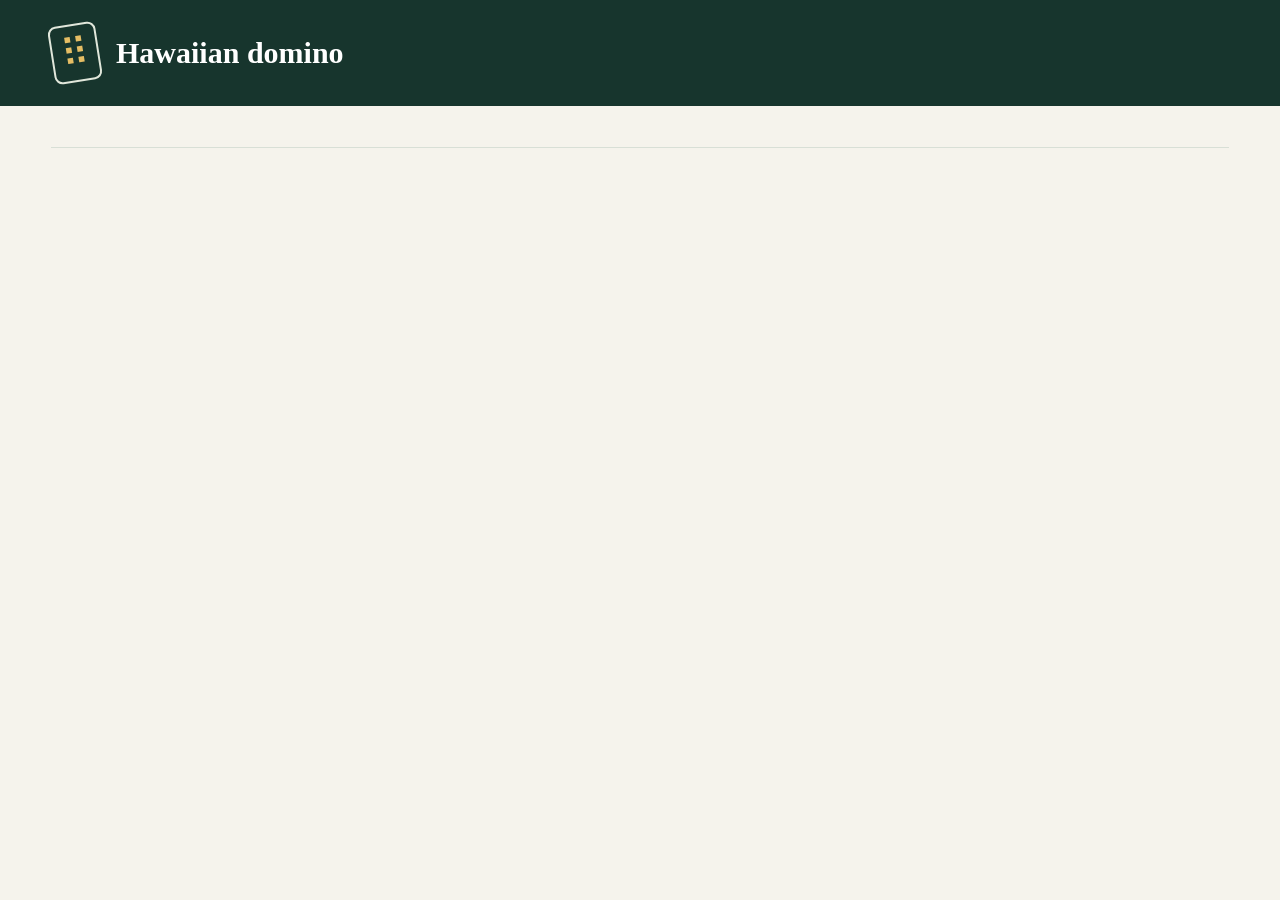
<file: template.html>
<!doctype html>
<html lang="en"><head><meta charset="utf-8"><meta name="viewport" content="width=device-width,initial-scale=1"><title>Hawaiian domino · Tournament desk</title>
<style>
:root{--bg:#f5f3ec;--ink:#17352d;--muted:#65756d;--line:#d8dfd6;--card:#fffef9;--green:#216548;--gold:#e5bd64;--red:#a83e30}*{box-sizing:border-box}body{margin:0;background:var(--bg);color:var(--ink);font:16px/1.5 system-ui,Segoe UI,sans-serif}button,input,textarea,select{font:inherit}button{cursor:pointer;border:1px solid var(--line);border-radius:9px;padding:10px 16px;background:var(--card);color:var(--ink);font-weight:650}button:hover{border-color:var(--green);background:#eaf2e9}button:disabled{opacity:.45;cursor:not-allowed}button.primary{background:var(--green);color:white;border-color:var(--green)}button.danger{color:var(--red)}input,textarea,select{padding:10px;border:1px solid #a8b7ac;border-radius:7px;background:white;color:var(--ink)}input:focus,textarea:focus,button:focus-visible{outline:3px solid var(--gold);outline-offset:2px}input[type=number]{width:100px}label{display:block;font-size:14px;font-weight:650}label input,label textarea{display:block;margin-top:6px;width:100%}textarea{min-height:255px;resize:vertical}header{background:var(--ink);color:white;padding:24px 4vw;display:flex;align-items:center;justify-content:space-between;gap:20px}.brand{display:flex;align-items:center;gap:17px}.tile{font-size:38px;border:2px solid #e1e7db;border-radius:8px;line-height:1;padding:8px;transform:rotate(-9deg);color:var(--gold)}h1{font-family:Georgia,serif;font-size:30px;margin:0;line-height:1.15}.eyebrow{text-transform:uppercase;letter-spacing:.16em;font-size:11px;font-weight:700;color:#c2d4c6;margin:0 0 7px}header .sub{font-size:13px;color:#c2d4c6;margin:6px 0 0}.actions{display:flex;gap:8px;flex-wrap:wrap;align-items:center}header button{background:#ffffff12;color:white;border-color:#ffffff35;font-size:13px}.shell{max-width:1460px;margin:auto;padding:26px 4vw 50px}nav{display:flex;gap:6px;border-bottom:1px solid var(--line);padding-bottom:15px;margin-bottom:24px;flex-wrap:wrap}nav button{border:none;background:transparent}nav button.active{background:var(--ink);color:white}.status{font-size:12px;color:var(--muted);margin-left:auto;align-self:center}.stats{display:grid;grid-template-columns:repeat(4,1fr);gap:14px;margin-bottom:24px}.stat{border-top:3px solid var(--green);padding:14px 18px;background:var(--card);border-radius:0 0 9px 9px}.stat b{display:block;font-size:29px;line-height:1.2}.stat span{font-size:12px;color:var(--muted);text-transform:uppercase;letter-spacing:.07em}.layout{display:grid;grid-template-columns:1.25fr 1fr;gap:24px}.panel{background:var(--card);border:1px solid var(--line);padding:24px;border-radius:12px;margin-bottom:18px}h2{font:700 25px Georgia,serif;margin:0 0 10px}h3{font-size:16px;margin:0 0 12px}p{margin:8px 0 14px}.muted{color:var(--muted)}.small{font-size:13px}.notice{border-left:4px solid var(--gold);padding:13px 17px;background:#fbf2d9;border-radius:0 7px 7px 0;margin:14px 0}.fieldrow{display:flex;gap:15px;margin:16px 0}.fieldrow>*{flex:1}.grid{display:grid;grid-template-columns:repeat(3,minmax(0,1fr));gap:15px}.match{background:var(--card);border:1px solid var(--line);border-radius:12px;padding:19px}.match.done{border-top:3px solid var(--green)}.match-head{display:flex;justify-content:space-between;align-items:center;font-size:12px;text-transform:uppercase;letter-spacing:.05em;margin-bottom:16px;color:var(--muted)}.pill{border-radius:20px;padding:3px 8px;font-size:11px;background:#e9efdf;color:var(--green);font-weight:700}.team-row{display:grid;grid-template-columns:1fr 83px;gap:10px;align-items:center;margin:10px 0}.team-row input{width:83px;min-width:0;font-size:21px;text-align:center;font-weight:750}.team-row strong{font-size:16px}.match button{width:100%;margin-top:10px;padding:8px}.versus{color:var(--muted);font-size:11px;letter-spacing:.12em}.roundnav{display:flex;gap:8px;margin:0 0 18px}.roundnav button.active{background:var(--ink);color:white}.sectionbar{display:flex;gap:16px;align-items:center;justify-content:space-between;margin:22px 0 15px}.sectionbar h2{margin:0}.table-wrap{overflow:auto;border:1px solid var(--line);border-radius:10px;background:var(--card)}table{border-collapse:collapse;width:100%;font-variant-numeric:tabular-nums}th,td{padding:12px 14px;text-align:right;border-bottom:1px solid var(--line)}th{font-size:11px;text-transform:uppercase;letter-spacing:.05em;color:var(--muted);background:#eef1e8}th:nth-child(2),td:nth-child(2){text-align:left}td:nth-child(2){font-weight:650}tr.top td:first-child{color:var(--green);font-weight:800}tr.cut td{border-bottom:3px solid var(--gold)}.rank{display:inline-block;min-width:27px;text-align:center}ol,ul{padding-left:23px}.rules li{margin-bottom:10px}.foot{font-size:12px;color:var(--muted);margin-top:24px}.empty{padding:35px;text-align:center;border:1px dashed #a8b7ac;border-radius:12px}.bracket{display:grid;grid-template-columns:1fr 50px 1fr;align-items:center;gap:16px}.connector{font-size:30px;text-align:center;color:var(--green)}.champion{background:var(--ink);color:white;padding:24px;border-radius:10px;margin-top:16px}.champion .eyebrow{color:var(--gold)}#toast{position:fixed;bottom:25px;left:50%;transform:translateX(-50%);z-index:100;max-width:90vw;padding:13px 22px;background:var(--ink);color:white;border-radius:10px;box-shadow:0 5px 30px #0003}#toast:empty{display:none}dialog{border:1px solid var(--line);border-radius:15px;max-width:520px;padding:28px;background:var(--card);color:var(--ink)}dialog::backdrop{background:#10231dc9}.tv{background:#102d24;color:#f2f5e9}.tv header{background:#0a231c;padding:20px 3vw}.tv .shell{max-width:none;padding:20px 3vw}.tv .stats{margin-bottom:17px}.tv .stat,.tv .panel,.tv .match,.tv .table-wrap{background:#193c30;color:#f2f5e9;border-color:#3a5848}.tv .muted,.tv .stat span,.tv .match-head,.tv .foot{color:#b5c9b8}.tv th{background:#214333;color:#c8d9c7}.tv td{border-color:#365340;padding:9px 12px}.tv tr.top td:first-child{color:var(--gold)}.tv th{padding:9px 12px}.tv .tv-grid{display:grid;grid-template-columns:1.18fr 1fr;gap:25px}.tv .tv-board td{font-size:20px}.tv .tv-board th{font-size:11px}.tv .tv-board td:nth-child(2){font-size:21px}.tv .team-row{grid-template-columns:1fr 60px}.tv .tv-score{font-size:27px;text-align:right;color:var(--gold)}.tv .grid{grid-template-columns:repeat(2,minmax(0,1fr))}.tv .sectionbar h2{font-size:24px}.tv .match{padding:15px}.tv .match-head{margin-bottom:10px}.tv .pill{background:#34523a;color:#e5ebce}.tv .notice{background:#52451f;color:#fff0cc}.tv .roundnav button.active{background:var(--gold);color:var(--ink)}.tv-bye{margin:14px 0;font-size:14px;color:#c3d1bc}.tv .champion{border:1px solid var(--gold)}.print-only{display:none}
.tv nav{display:none}.tv .bracket{grid-template-columns:1fr 24px 1fr;gap:10px}@media(max-height:850px){.tv header{padding:12px 3vw}.tv h1{font-size:26px}.tv header .sub{display:none}.tv .shell{padding-top:10px}.tv .stat{padding:9px 14px}.tv .stat b{font-size:23px}.tv .stats{margin-bottom:8px}.tv .sectionbar{margin:10px 0}.tv .sectionbar h2{font-size:22px}.tv .tv-board td{padding:6px 10px;font-size:17px}.tv .tv-board td:nth-child(2){font-size:17px}.tv .team-row{margin:5px 0;grid-template-columns:1fr 44px}.tv .team-row strong{font-size:14px;line-height:1.3}.tv .match-head{font-size:10px;margin-bottom:7px}.tv .match{padding:12px}.tv .tv-score{font-size:22px}.tv .champion{padding:14px;margin-top:10px}.tv .champion h2{font-size:21px}.tv .champion p{margin-bottom:0}.tv .foot{margin-top:10px}}@media(max-width:1000px){.grid{grid-template-columns:repeat(2,minmax(0,1fr))}.layout{grid-template-columns:1fr}.tv .tv-grid{grid-template-columns:1fr}.tv .tv-board td{font-size:17px}}@media(max-width:600px){header{align-items:flex-start;flex-direction:column}h1{font-size:26px}.shell{padding:20px 16px}.grid,.stats{grid-template-columns:repeat(2,minmax(0,1fr))}.grid{grid-template-columns:1fr}.stat{padding:10px}.stat b{font-size:24px}.panel{padding:18px}.bracket{grid-template-columns:1fr}.connector{transform:rotate(90deg)}.fieldrow{flex-direction:column}.status{width:100%;margin:5px 0}th,td{padding:9px 7px;font-size:13px}}
@media print{@page{size:letter;margin:.5in}body{background:white;color:black;font-size:10pt}header{background:white;color:black;padding:0 0 12px;border-bottom:1px solid #aaa}header .actions,nav,.no-print,.roundnav,button,.stats,#toast,.status{display:none!important}.shell{padding:14px 0}.panel,.match,.table-wrap{border-color:#aaa;background:white;border-radius:0;padding:12px}.grid{grid-template-columns:repeat(2,1fr)}.match,.panel{break-inside:avoid}.round-print{break-before:page}.round-print:first-child{break-before:auto}.team-row input{border:0;font-size:15pt}h2{font-size:18pt}.eyebrow,header .sub{color:#333}.tile{display:none}.layout{display:block}.print-only{display:block}.foot{font-size:8pt}.notice{background:white;border-color:#999}.bracket{grid-template-columns:1fr 25px 1fr}.champion{color:black;background:white;border:1px solid #aaa}th{background:#eee}th,td{padding:7px}#main> .panel{margin:0}.rules li{margin-bottom:8px}}
/* THEME_STYLES */
</style></head><body><header><!-- ISLAND_ART --><div class="brand"><div class="tile" aria-hidden="true">⠿</div><div><h1 id="eventTitle">Hawaiian domino</h1></div></div><div class="actions" id="headerActions"></div></header><div class="shell"><nav id="nav"></nav><main id="main"></main><p class="foot" id="footer"></p></div><div id="toast" role="status" aria-live="polite"></div><dialog id="confirmDialog"><h2 id="dialogTitle"></h2><p id="dialogBody"></p><div class="actions"><button id="dialogCancel">Cancel</button><button id="dialogOK" class="primary">Continue</button></div></dialog>
<script>/* CORE_SCRIPT */</script><script>/* APP_SCRIPT */</script></body></html>
</file>
